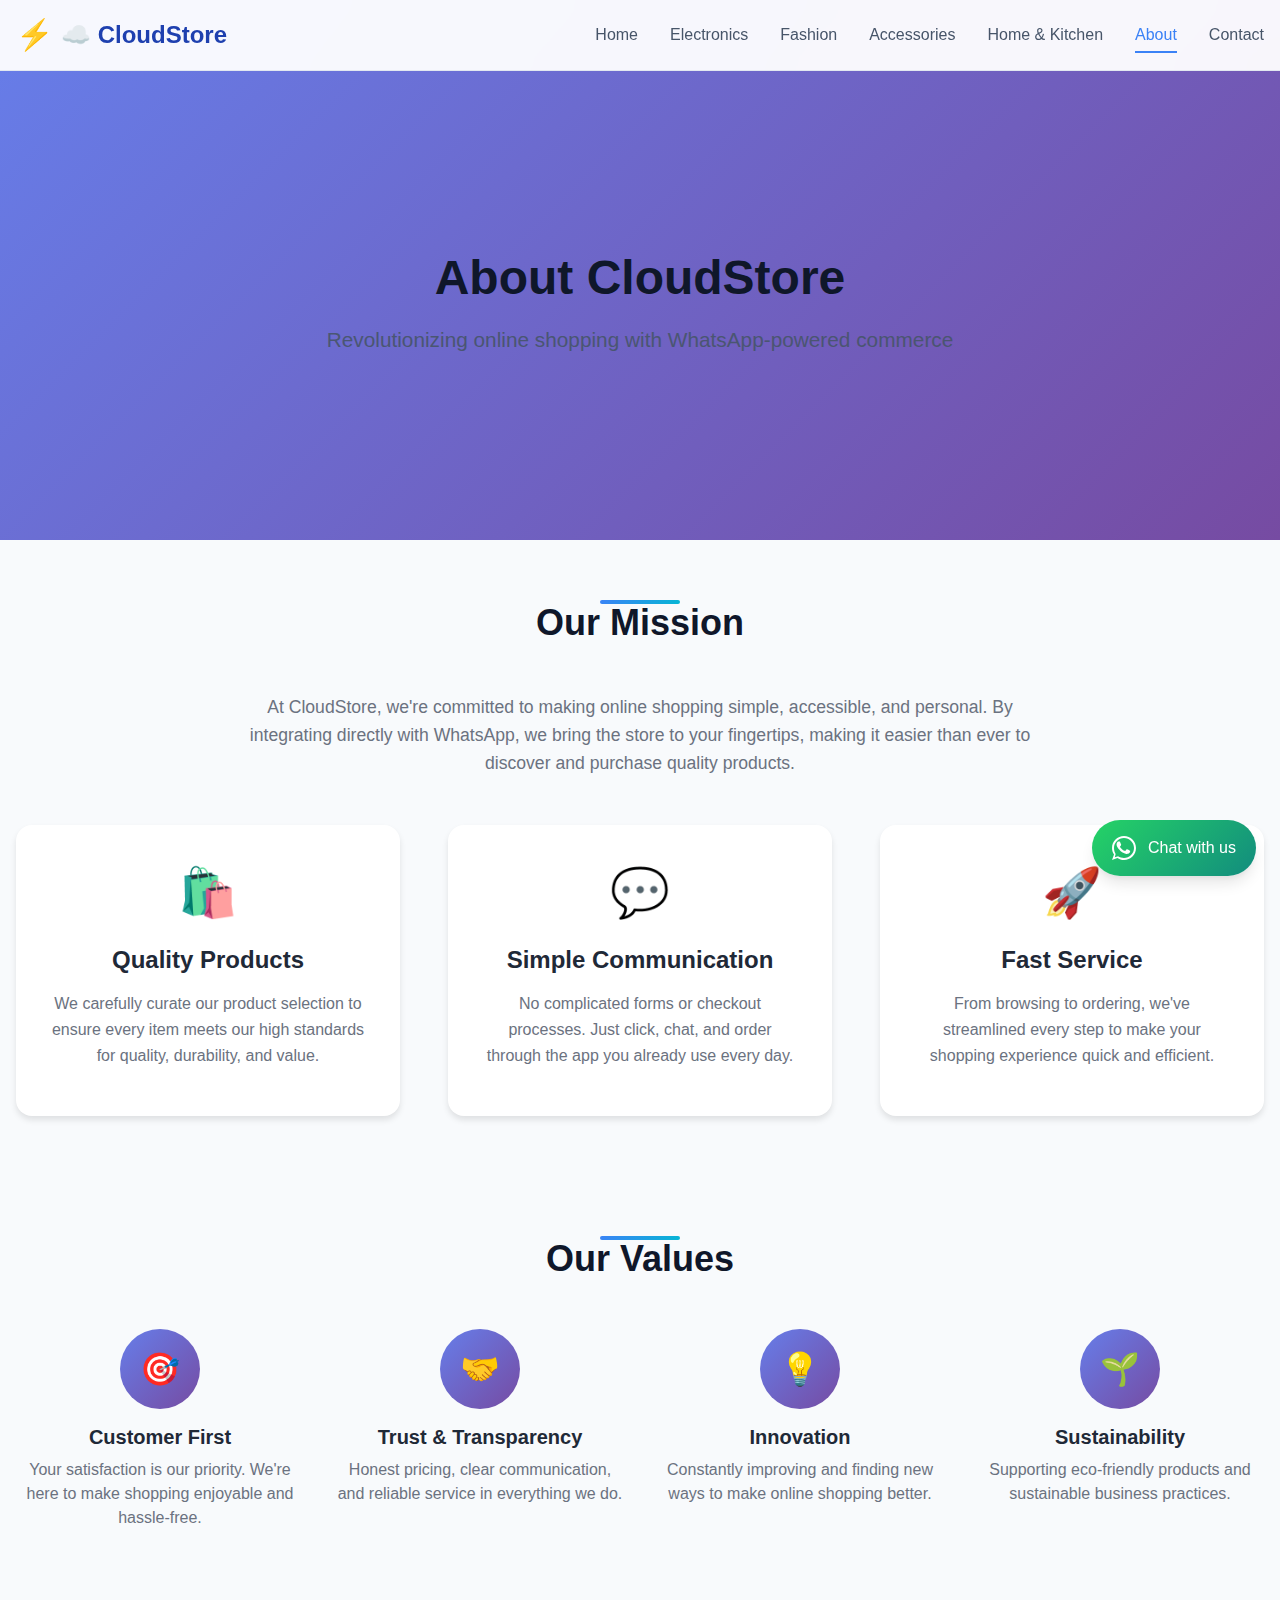
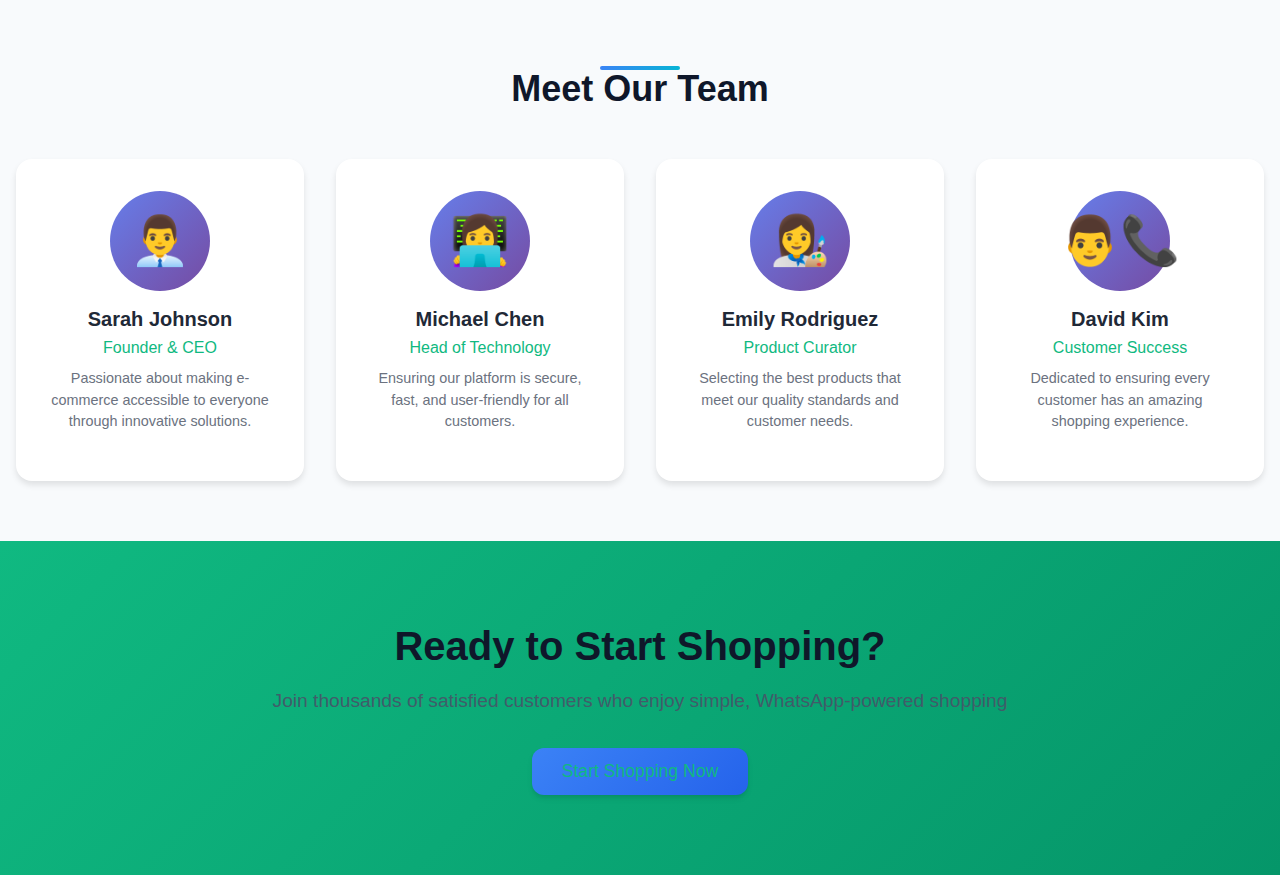
<file: cloudStore/about.html>
<!DOCTYPE html>
<html lang="en">
<head>
    <meta charset="UTF-8">
    <meta name="viewport" content="width=device-width, initial-scale=1.0">
    <meta name="description" content="About CloudStore - Learn about our mission to provide quality products with convenient WhatsApp ordering.">
    <meta name="keywords" content="about cloudstore, our mission, online shopping, whatsapp commerce">
    <meta name="author" content="CloudStore">
    <title>About Us - CloudStore</title>
    <link rel="stylesheet" href="styles.css">
    <link rel="icon" type="image/x-icon" href="favicon.ico">
    <style>
        .about-hero {
            background: linear-gradient(135deg, #667eea 0%, #764ba2 100%);
            min-height: 60vh;
            display: flex;
            align-items: center;
            padding-top: 80px;
            color: white;
        }

        .about-hero .container {
            text-align: center;
        }

        .about-title {
            font-size: 3rem;
            font-weight: 700;
            margin-bottom: 1rem;
            animation: slideInLeft 1s ease;
        }

        .about-subtitle {
            font-size: 1.3rem;
            opacity: 0.9;
            animation: slideInLeft 1s ease 0.2s;
            animation-fill-mode: both;
        }

        .about-content {
            padding: 80px 0;
        }

        .mission-section {
            background-color: #f8fafc;
            padding: 60px 0;
        }

        .mission-grid {
            display: grid;
            grid-template-columns: repeat(auto-fit, minmax(300px, 1fr));
            gap: 3rem;
            margin-top: 3rem;
        }

        .mission-card {
            text-align: center;
            padding: 2rem;
            background: white;
            border-radius: 16px;
            box-shadow: 0 4px 6px rgba(0, 0, 0, 0.1);
            transition: transform 0.3s ease;
        }

        .mission-card:hover {
            transform: translateY(-5px);
        }

        .mission-icon {
            font-size: 3rem;
            margin-bottom: 1rem;
        }

        .mission-title {
            font-size: 1.5rem;
            font-weight: 600;
            color: #1f2937;
            margin-bottom: 1rem;
        }

        .mission-description {
            color: #6b7280;
            line-height: 1.6;
        }

        .values-section {
            padding: 60px 0;
        }

        .values-grid {
            display: grid;
            grid-template-columns: repeat(auto-fit, minmax(250px, 1fr));
            gap: 2rem;
            margin-top: 3rem;
        }

        .value-item {
            text-align: center;
        }

        .value-icon {
            width: 80px;
            height: 80px;
            background: linear-gradient(135deg, #667eea 0%, #764ba2 100%);
            border-radius: 50%;
            display: flex;
            align-items: center;
            justify-content: center;
            margin: 0 auto 1rem;
            font-size: 2rem;
            color: white;
        }

        .value-title {
            font-size: 1.25rem;
            font-weight: 600;
            color: #1f2937;
            margin-bottom: 0.5rem;
        }

        .value-description {
            color: #6b7280;
            line-height: 1.5;
        }

        .team-section {
            background-color: #f8fafc;
            padding: 60px 0;
        }

        .team-grid {
            display: grid;
            grid-template-columns: repeat(auto-fit, minmax(250px, 1fr));
            gap: 2rem;
            margin-top: 3rem;
        }

        .team-member {
            text-align: center;
            background: white;
            padding: 2rem;
            border-radius: 16px;
            box-shadow: 0 4px 6px rgba(0, 0, 0, 0.1);
        }

        .team-avatar {
            width: 100px;
            height: 100px;
            border-radius: 50%;
            margin: 0 auto 1rem;
            background: linear-gradient(135deg, #667eea 0%, #764ba2 100%);
            display: flex;
            align-items: center;
            justify-content: center;
            font-size: 3rem;
            color: white;
        }

        .team-name {
            font-size: 1.25rem;
            font-weight: 600;
            color: #1f2937;
            margin-bottom: 0.25rem;
        }

        .team-role {
            color: #10b981;
            margin-bottom: 0.5rem;
        }

        .team-bio {
            color: #6b7280;
            font-size: 0.9rem;
            line-height: 1.5;
        }

        .cta-section {
            padding: 80px 0;
            text-align: center;
            background: linear-gradient(135deg, #10b981 0%, #059669 100%);
            color: white;
        }

        .cta-title {
            font-size: 2.5rem;
            font-weight: 700;
            margin-bottom: 1rem;
        }

        .cta-description {
            font-size: 1.2rem;
            margin-bottom: 2rem;
            opacity: 0.9;
        }

        @media (max-width: 768px) {
            .about-title {
                font-size: 2.5rem;
            }

            .about-subtitle {
                font-size: 1.1rem;
            }

            .mission-grid,
            .values-grid,
            .team-grid {
                grid-template-columns: 1fr;
            }

            .cta-title {
                font-size: 2rem;
            }
        }
    </style>
</head>
<body>
    <!-- Header Navigation -->
    <header class="header">
        <nav class="navbar">
            <div class="container">
                <div class="nav-brand">
                    <a href="index.html" class="logo-link">
                        <h1 class="logo">☁️ CloudStore</h1>
                    </a>
                </div>
                <ul class="nav-menu">
                    <li class="nav-item">
                        <a href="index.html" class="nav-link">Home</a>
                    </li>
                    <li class="nav-item">
                        <a href="index.html#electronics" class="nav-link">Electronics</a>
                    </li>
                    <li class="nav-item">
                        <a href="index.html#fashion" class="nav-link">Fashion</a>
                    </li>
                    <li class="nav-item">
                        <a href="index.html#accessories" class="nav-link">Accessories</a>
                    </li>
                    <li class="nav-item">
                        <a href="index.html#home-kitchen" class="nav-link">Home & Kitchen</a>
                    </li>
                    <li class="nav-item">
                        <a href="about.html" class="nav-link active">About</a>
                    </li>
                    <li class="nav-item">
                        <a href="contact.html" class="nav-link">Contact</a>
                    </li>
                </ul>
                <div class="hamburger">
                    <span class="bar"></span>
                    <span class="bar"></span>
                    <span class="bar"></span>
                </div>
            </div>
        </nav>
    </header>

    <!-- Main Content -->
    <main>
        <!-- About Hero Section -->
        <section class="about-hero">
            <div class="container">
                <h1 class="about-title">About CloudStore</h1>
                <p class="about-subtitle">Revolutionizing online shopping with WhatsApp-powered commerce</p>
            </div>
        </section>

        <!-- Mission Section -->
        <section class="mission-section">
            <div class="container">
                <h2 class="section-title">Our Mission</h2>
                <p style="text-align: center; max-width: 800px; margin: 0 auto 2rem; color: #6b7280; font-size: 1.1rem; line-height: 1.6;">
                    At CloudStore, we're committed to making online shopping simple, accessible, and personal. By integrating directly with WhatsApp, we bring the store to your fingertips, making it easier than ever to discover and purchase quality products.
                </p>
                <div class="mission-grid">
                    <div class="mission-card">
                        <div class="mission-icon">🛍️</div>
                        <h3 class="mission-title">Quality Products</h3>
                        <p class="mission-description">
                            We carefully curate our product selection to ensure every item meets our high standards for quality, durability, and value.
                        </p>
                    </div>
                    <div class="mission-card">
                        <div class="mission-icon">💬</div>
                        <h3 class="mission-title">Simple Communication</h3>
                        <p class="mission-description">
                            No complicated forms or checkout processes. Just click, chat, and order through the app you already use every day.
                        </p>
                    </div>
                    <div class="mission-card">
                        <div class="mission-icon">🚀</div>
                        <h3 class="mission-title">Fast Service</h3>
                        <p class="mission-description">
                            From browsing to ordering, we've streamlined every step to make your shopping experience quick and efficient.
                        </p>
                    </div>
                </div>
            </div>
        </section>

        <!-- Values Section -->
        <section class="values-section">
            <div class="container">
                <h2 class="section-title">Our Values</h2>
                <div class="values-grid">
                    <div class="value-item">
                        <div class="value-icon">🎯</div>
                        <h3 class="value-title">Customer First</h3>
                        <p class="value-description">
                            Your satisfaction is our priority. We're here to make shopping enjoyable and hassle-free.
                        </p>
                    </div>
                    <div class="value-item">
                        <div class="value-icon">🤝</div>
                        <h3 class="value-title">Trust & Transparency</h3>
                        <p class="value-description">
                            Honest pricing, clear communication, and reliable service in everything we do.
                        </p>
                    </div>
                    <div class="value-item">
                        <div class="value-icon">💡</div>
                        <h3 class="value-title">Innovation</h3>
                        <p class="value-description">
                            Constantly improving and finding new ways to make online shopping better.
                        </p>
                    </div>
                    <div class="value-item">
                        <div class="value-icon">🌱</div>
                        <h3 class="value-title">Sustainability</h3>
                        <p class="value-description">
                            Supporting eco-friendly products and sustainable business practices.
                        </p>
                    </div>
                </div>
            </div>
        </section>

        <!-- Team Section -->
        <section class="team-section">
            <div class="container">
                <h2 class="section-title">Meet Our Team</h2>
                <div class="team-grid">
                    <div class="team-member">
                        <div class="team-avatar">👨‍💼</div>
                        <h3 class="team-name">Sarah Johnson</h3>
                        <p class="team-role">Founder & CEO</p>
                        <p class="team-bio">
                            Passionate about making e-commerce accessible to everyone through innovative solutions.
                        </p>
                    </div>
                    <div class="team-member">
                        <div class="team-avatar">👩‍💻</div>
                        <h3 class="team-name">Michael Chen</h3>
                        <p class="team-role">Head of Technology</p>
                        <p class="team-bio">
                            Ensuring our platform is secure, fast, and user-friendly for all customers.
                        </p>
                    </div>
                    <div class="team-member">
                        <div class="team-avatar">👩‍🎨</div>
                        <h3 class="team-name">Emily Rodriguez</h3>
                        <p class="team-role">Product Curator</p>
                        <p class="team-bio">
                            Selecting the best products that meet our quality standards and customer needs.
                        </p>
                    </div>
                    <div class="team-member">
                        <div class="team-avatar">👨‍📞</div>
                        <h3 class="team-name">David Kim</h3>
                        <p class="team-role">Customer Success</p>
                        <p class="team-bio">
                            Dedicated to ensuring every customer has an amazing shopping experience.
                        </p>
                    </div>
                </div>
            </div>
        </section>

        <!-- CTA Section -->
        <section class="cta-section">
            <div class="container">
                <h2 class="cta-title">Ready to Start Shopping?</h2>
                <p class="cta-description">
                    Join thousands of satisfied customers who enjoy simple, WhatsApp-powered shopping
                </p>
                <a href="index.html" class="btn btn-primary" style="background-color: white; color: #10b981; font-size: 1.1rem; padding: 15px 30px;">
                    Start Shopping Now
                </a>
            </div>
        </section>
    </main>

    
    <!-- Floating WhatsApp Button -->
    <div class="floating-whatsapp">
        <a href="https://wa.me/+923157603693?text=Hi!%20I%20want%20to%20order%20this%20product." target="_blank" rel="noopener noreferrer" class="whatsapp-btn">
            <svg width="24" height="24" viewBox="0 0 24 24" fill="none" xmlns="http://www.w3.org/2000/svg">
                <path d="M17.472 14.382C17.139 14.215 15.535 13.425 15.229 13.305C14.923 13.185 14.692 13.125 14.461 13.458C14.23 13.791 13.599 14.525 13.394 14.756C13.189 14.987 12.985 15.012 12.652 14.845C12.319 14.678 11.255 14.344 9.999 13.227C9.009 12.349 8.334 11.262 8.13 10.929C7.925 10.596 8.109 10.406 8.276 10.239C8.426 10.089 8.609 9.839 8.776 9.634C8.943 9.429 9.003 9.277 9.123 9.046C9.243 8.815 9.183 8.61 9.103 8.443C9.023 8.276 8.374 6.672 8.09 6.006C7.814 5.358 7.534 5.445 7.324 5.435C7.125 5.426 6.894 5.424 6.663 5.424C6.432 5.424 6.051 5.506 5.733 5.839C5.415 6.172 4.568 6.962 4.568 8.566C4.568 10.17 5.759 11.721 5.926 11.952C6.093 12.183 8.361 15.637 11.785 17.041C12.565 17.369 13.17 17.565 13.641 17.715C14.423 17.962 15.136 17.93 15.702 17.848C16.332 17.756 17.639 17.063 17.923 16.297C18.207 15.531 18.207 14.883 18.127 14.756C18.047 14.629 17.805 14.549 17.472 14.382Z" fill="white"/>
                <path fill-rule="evenodd" clip-rule="evenodd" d="M12 0C5.373 0 0 5.373 0 12C0 14.444 0.739 16.722 2.016 18.603L0 24L5.397 21.984C7.278 23.261 9.556 24 12 24C18.627 24 24 18.627 24 12C24 5.373 18.627 0 12 0ZM12 22C9.845 22 7.801 21.416 6.041 20.373L2.815 21.185L3.627 17.959C2.584 16.199 2 14.155 2 12C2 6.486 6.486 2 12 2C17.514 2 22 6.486 22 12C22 17.514 17.514 22 12 22Z" fill="white"/>
            </svg>
            <span class="whatsapp-text">Chat with us</span>
        </a>
    </div>

    <script src="script.js"></script>
</body>
</html>
</file>
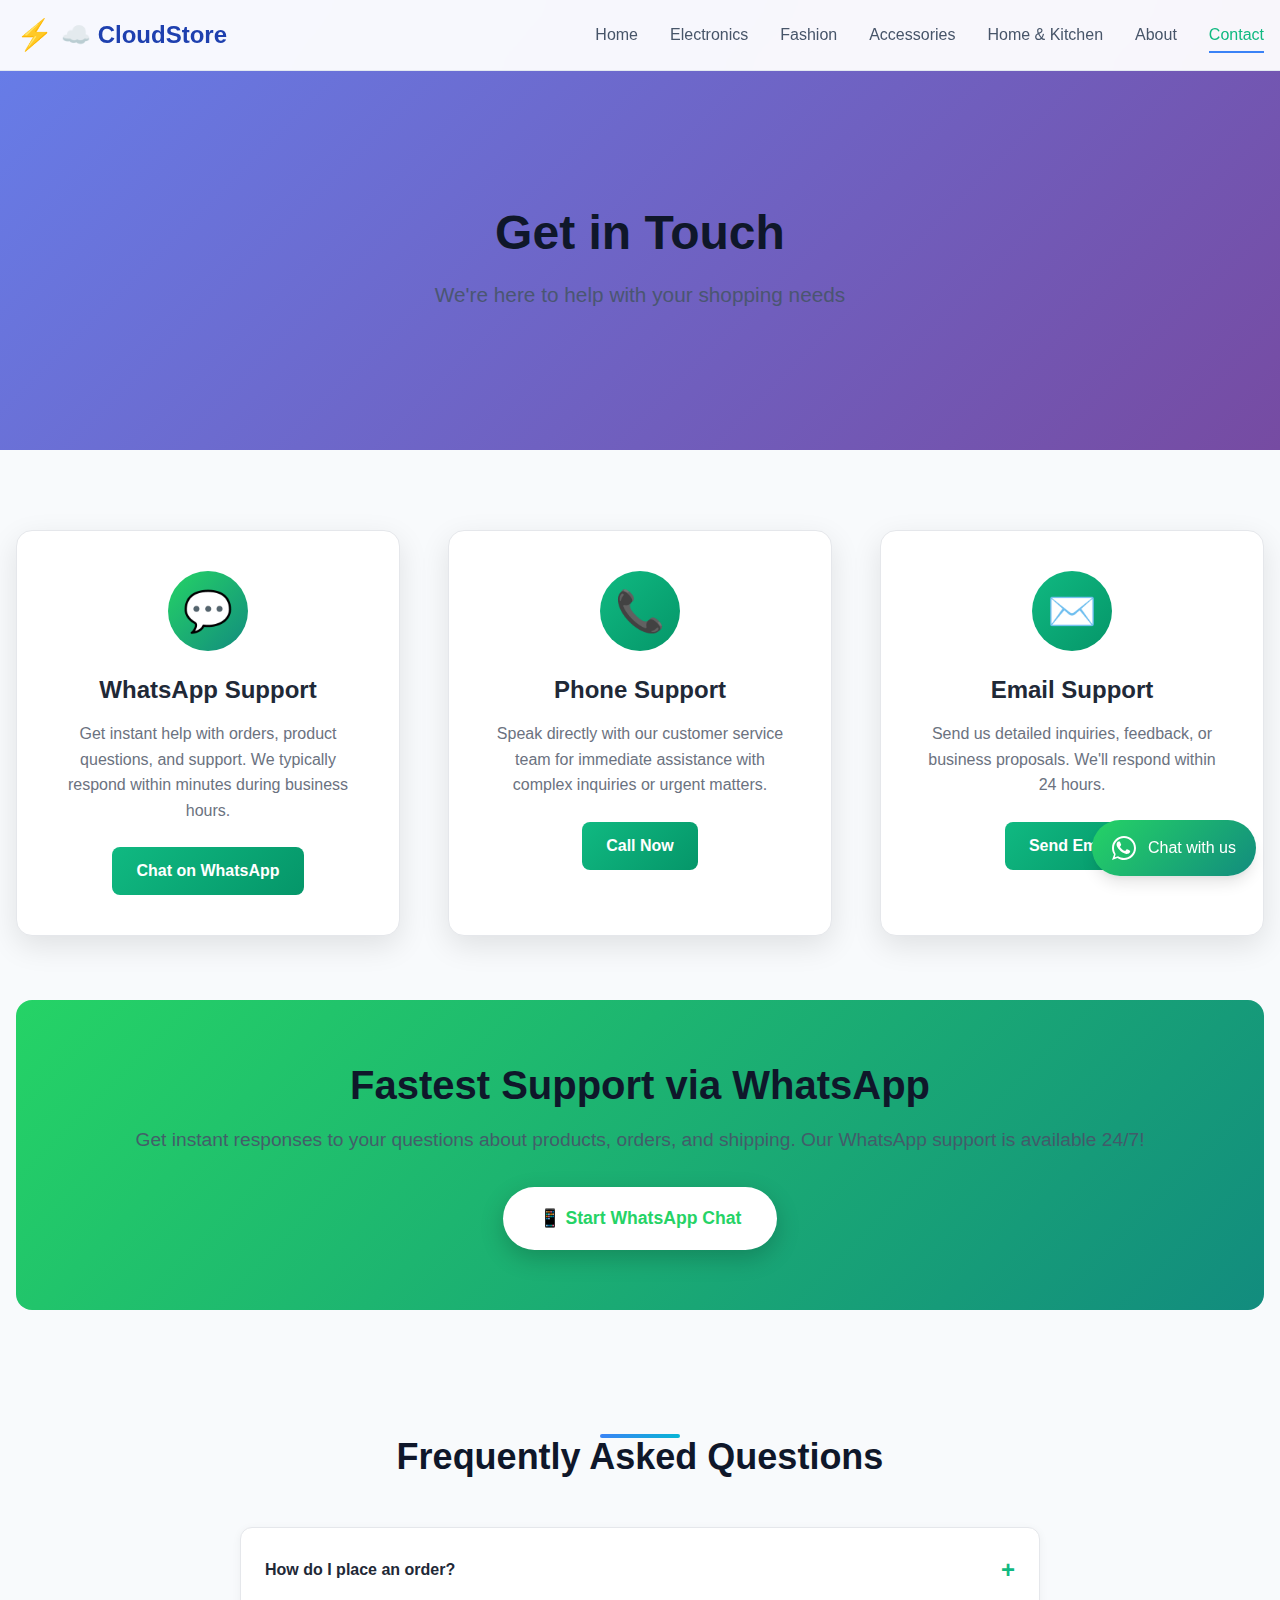
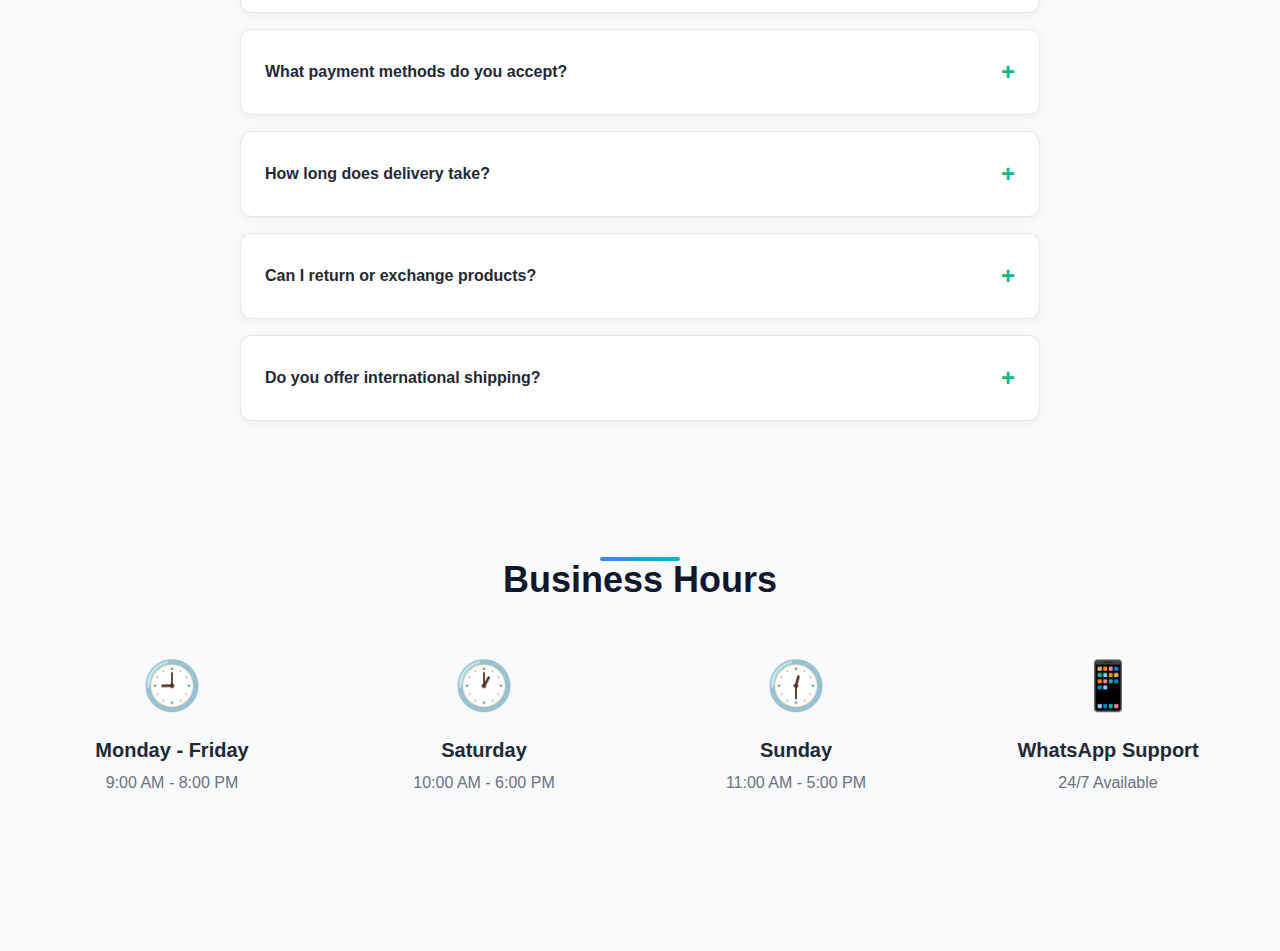
<file: cloudStore/contact.html>
<!DOCTYPE html>
<html lang="en">
<head>
    <meta charset="UTF-8">
    <meta name="viewport" content="width=device-width, initial-scale=1.0">
    <meta name="description" content="Contact CloudStore - Get in touch with us via WhatsApp, phone, or email. We're here to help with your shopping needs.">
    <meta name="keywords" content="contact cloudstore, customer support, whatsapp contact, help center">
    <meta name="author" content="CloudStore">
    <title>Contact Us - CloudStore</title>
    <link rel="stylesheet" href="styles.css">
    <link rel="icon" type="image/x-icon" href="favicon.ico">
    <style>
        .contact-hero {
            background: linear-gradient(135deg, #667eea 0%, #764ba2 100%);
            min-height: 50vh;
            display: flex;
            align-items: center;
            padding-top: 80px;
            color: white;
        }

        .contact-hero .container {
            text-align: center;
        }

        .contact-title {
            font-size: 3rem;
            font-weight: 700;
            margin-bottom: 1rem;
            animation: slideInLeft 1s ease;
        }

        .contact-subtitle {
            font-size: 1.3rem;
            opacity: 0.9;
            animation: slideInLeft 1s ease 0.2s;
            animation-fill-mode: both;
        }

        .contact-content {
            padding: 80px 0;
        }

        .contact-grid {
            display: grid;
            grid-template-columns: repeat(auto-fit, minmax(300px, 1fr));
            gap: 3rem;
            margin-bottom: 4rem;
        }

        .contact-card {
            background: white;
            padding: 2.5rem;
            border-radius: 16px;
            box-shadow: 0 10px 30px rgba(0, 0, 0, 0.1);
            text-align: center;
            transition: all 0.3s ease;
            border: 1px solid #e5e7eb;
        }

        .contact-card:hover {
            transform: translateY(-5px);
            box-shadow: 0 15px 40px rgba(0, 0, 0, 0.15);
        }

        .contact-icon {
            width: 80px;
            height: 80px;
            background: linear-gradient(135deg, #10b981 0%, #059669 100%);
            border-radius: 50%;
            display: flex;
            align-items: center;
            justify-content: center;
            margin: 0 auto 1.5rem;
            font-size: 2.5rem;
            color: white;
        }

        .contact-card h3 {
            font-size: 1.5rem;
            font-weight: 600;
            color: #1f2937;
            margin-bottom: 1rem;
        }

        .contact-card p {
            color: #6b7280;
            line-height: 1.6;
            margin-bottom: 1.5rem;
        }

        .contact-btn {
            display: inline-block;
            padding: 12px 24px;
            background: linear-gradient(135deg, #10b981 0%, #059669 100%);
            color: white;
            text-decoration: none;
            border-radius: 8px;
            font-weight: 600;
            transition: all 0.3s ease;
        }

        .contact-btn:hover {
            transform: translateY(-2px);
            box-shadow: 0 6px 20px rgba(16, 185, 129, 0.4);
        }

        .whatsapp-section {
            background: linear-gradient(135deg, #25d366 0%, #128c7e 100%);
            padding: 60px 0;
            color: white;
            text-align: center;
            border-radius: 16px;
            margin: 4rem 0;
        }

        .whatsapp-section h2 {
            font-size: 2.5rem;
            font-weight: 700;
            margin-bottom: 1rem;
        }

        .whatsapp-section p {
            font-size: 1.2rem;
            margin-bottom: 2rem;
            opacity: 0.9;
        }

        .whatsapp-btn-large {
            display: inline-block;
            padding: 18px 36px;
            background-color: white;
            color: #25d366;
            text-decoration: none;
            border-radius: 50px;
            font-weight: 700;
            font-size: 1.1rem;
            transition: all 0.3s ease;
            box-shadow: 0 8px 25px rgba(0, 0, 0, 0.2);
        }

        .whatsapp-btn-large:hover {
            transform: translateY(-3px);
            box-shadow: 0 12px 30px rgba(0, 0, 0, 0.3);
        }

        .faq-section {
            padding: 60px 0;
            background-color: #f8fafc;
        }

        .faq-container {
            max-width: 800px;
            margin: 0 auto;
        }

        .faq-item {
            background: white;
            margin-bottom: 1rem;
            border-radius: 12px;
            overflow: hidden;
            box-shadow: 0 2px 10px rgba(0, 0, 0, 0.05);
            border: 1px solid #e5e7eb;
        }

        .faq-question {
            padding: 1.5rem;
            font-weight: 600;
            color: #1f2937;
            cursor: pointer;
            display: flex;
            justify-content: space-between;
            align-items: center;
            transition: background-color 0.3s ease;
        }

        .faq-question:hover {
            background-color: #f9fafb;
        }

        .faq-question::after {
            content: '+';
            font-size: 1.5rem;
            color: #10b981;
            transition: transform 0.3s ease;
        }

        .faq-question.active::after {
            transform: rotate(45deg);
        }

        .faq-answer {
            padding: 0 1.5rem;
            max-height: 0;
            overflow: hidden;
            transition: all 0.3s ease;
            color: #6b7280;
            line-height: 1.6;
        }

        .faq-answer.active {
            padding: 0 1.5rem 1.5rem;
            max-height: 300px;
        }

        .info-section {
            padding: 60px 0;
        }

        .info-grid {
            display: grid;
            grid-template-columns: repeat(auto-fit, minmax(250px, 1fr));
            gap: 2rem;
            margin-top: 3rem;
        }

        .info-item {
            text-align: center;
        }

        .info-icon {
            font-size: 3rem;
            margin-bottom: 1rem;
        }

        .info-title {
            font-size: 1.25rem;
            font-weight: 600;
            color: #1f2937;
            margin-bottom: 0.5rem;
        }

        .info-description {
            color: #6b7280;
            line-height: 1.5;
        }

        @media (max-width: 768px) {
            .contact-title {
                font-size: 2.5rem;
            }

            .contact-subtitle {
                font-size: 1.1rem;
            }

            .contact-grid {
                grid-template-columns: 1fr;
                gap: 2rem;
            }

            .whatsapp-section h2 {
                font-size: 2rem;
            }

            .faq-container {
                padding: 0 1rem;
            }

            .info-grid {
                grid-template-columns: 1fr;
            }
        }

        .logo-link {
            text-decoration: none;
        }

        .nav-link.active {
            color: #10b981;
        }

        .contact-whatsapp-icon {
            background: linear-gradient(135deg, #25d366 0%, #128c7e 100%);
        }
    </style>
</head>
<body>
    <!-- Header Navigation -->
    <header class="header">
        <nav class="navbar">
            <div class="container">
                <div class="nav-brand">
                    <a href="index.html" class="logo-link">
                        <h1 class="logo">☁️ CloudStore</h1>
                    </a>
                </div>
                <ul class="nav-menu">
                    <li class="nav-item">
                        <a href="index.html" class="nav-link">Home</a>
                    </li>
                    <li class="nav-item">
                        <a href="index.html#electronics" class="nav-link">Electronics</a>
                    </li>
                    <li class="nav-item">
                        <a href="index.html#fashion" class="nav-link">Fashion</a>
                    </li>
                    <li class="nav-item">
                        <a href="index.html#accessories" class="nav-link">Accessories</a>
                    </li>
                    <li class="nav-item">
                        <a href="index.html#home-kitchen" class="nav-link">Home & Kitchen</a>
                    </li>
                    <li class="nav-item">
                        <a href="about.html" class="nav-link">About</a>
                    </li>
                    <li class="nav-item">
                        <a href="contact.html" class="nav-link active">Contact</a>
                    </li>
                </ul>
                <div class="hamburger">
                    <span class="bar"></span>
                    <span class="bar"></span>
                    <span class="bar"></span>
                </div>
            </div>
        </nav>
    </header>

    <!-- Main Content -->
    <main>
        <!-- Contact Hero Section -->
        <section class="contact-hero">
            <div class="container">
                <h1 class="contact-title">Get in Touch</h1>
                <p class="contact-subtitle">We're here to help with your shopping needs</p>
            </div>
        </section>

        <!-- Contact Methods Section -->
        <section class="contact-content">
            <div class="container">
                <div class="contact-grid">
                    <div class="contact-card">
                        <div class="contact-icon contact-whatsapp-icon">💬</div>
                        <h3>WhatsApp Support</h3>
                        <p>
                            Get instant help with orders, product questions, and support.
                            We typically respond within minutes during business hours.
                        </p>
                        <a href="https://wa.me/+923157603693?text=Hi!%20I%20need%20help%20with%20my%20order"
                           target="_blank"
                           rel="noopener noreferrer"
                           class="contact-btn">
                            Chat on WhatsApp
                        </a>
                    </div>

                    <div class="contact-card">
                        <div class="contact-icon">📞</div>
                        <h3>Phone Support</h3>
                        <p>
                            Speak directly with our customer service team for immediate assistance
                            with complex inquiries or urgent matters.
                        </p>
                        <a href="tel:+923157603693" class="contact-btn">
                            Call Now
                        </a>
                    </div>

                    <div class="contact-card">
                        <div class="contact-icon">✉️</div>
                        <h3>Email Support</h3>
                        <p>
                            Send us detailed inquiries, feedback, or business proposals.
                            We'll respond within 24 hours.
                        </p>
                        <a href="mailto:support@cloudstore.com" class="contact-btn">
                            Send Email
                        </a>
                    </div>
                </div>

                <!-- WhatsApp CTA Section -->
                <div class="whatsapp-section">
                    <h2>Fastest Support via WhatsApp</h2>
                    <p>
                        Get instant responses to your questions about products, orders, and shipping.
                        Our WhatsApp support is available 24/7!
                    </p>
                    <a href="https://wa.me/+923157603693?text=Hi!%20I%20want%20to%20order%20this%20product."
                       target="_blank"
                       rel="noopener noreferrer"
                       class="whatsapp-btn-large">
                        📱 Start WhatsApp Chat
                    </a>
                </div>

                <!-- FAQ Section -->
                <div class="faq-section">
                    <div class="container">
                        <h2 class="section-title">Frequently Asked Questions</h2>
                        <div class="faq-container">
                            <div class="faq-item">
                                <div class="faq-question" onclick="toggleFAQ(this)">
                                    How do I place an order?
                                </div>
                                <div class="faq-answer">
                                    Placing an order is simple! Browse our products, click "Order on WhatsApp"
                                    for any item you like, and it will open WhatsApp with a pre-filled message.
                                    Just send the message and our team will assist you with the ordering process.
                                </div>
                            </div>

                            <div class="faq-item">
                                <div class="faq-question" onclick="toggleFAQ(this)">
                                    What payment methods do you accept?
                                </div>
                                <div class="faq-answer">
                                    We accept various payment methods including bank transfers, credit/debit cards,
                                    and digital payment apps. Our team will provide you with all available payment
                                    options when you place your order via WhatsApp.
                                </div>
                            </div>

                            <div class="faq-item">
                                <div class="faq-question" onclick="toggleFAQ(this)">
                                    How long does delivery take?
                                </div>
                                <div class="faq-answer">
                                    Delivery times vary based on your location and product availability.
                                    Typically, orders are delivered within 3-7 business days.
                                    You'll receive tracking information once your order is shipped.
                                </div>
                            </div>

                            <div class="faq-item">
                                <div class="faq-question" onclick="toggleFAQ(this)">
                                    Can I return or exchange products?
                                </div>
                                <div class="faq-answer">
                                    Yes, we offer a 7-day return policy for most products.
                                    Items must be unused and in original packaging.
                                    Contact us via WhatsApp to initiate a return or exchange.
                                </div>
                            </div>

                            <div class="faq-item">
                                <div class="faq-question" onclick="toggleFAQ(this)">
                                    Do you offer international shipping?
                                </div>
                                <div class="faq-answer">
                                    Currently, we serve customers within the country.
                                    However, we're working on expanding our international shipping options.
                                    Contact us to inquire about shipping to your specific location.
                                </div>
                            </div>
                        </div>
                    </div>
                </div>

                <!-- Business Hours Section -->
                <div class="info-section">
                    <div class="container">
                        <h2 class="section-title">Business Hours</h2>
                        <div class="info-grid">
                            <div class="info-item">
                                <div class="info-icon">🕘</div>
                                <h3 class="info-title">Monday - Friday</h3>
                                <p class="info-description">9:00 AM - 8:00 PM</p>
                            </div>
                            <div class="info-item">
                                <div class="info-icon">🕐</div>
                                <h3 class="info-title">Saturday</h3>
                                <p class="info-description">10:00 AM - 6:00 PM</p>
                            </div>
                            <div class="info-item">
                                <div class="info-icon">🕧</div>
                                <h3 class="info-title">Sunday</h3>
                                <p class="info-description">11:00 AM - 5:00 PM</p>
                            </div>
                            <div class="info-item">
                                <div class="info-icon">📱</div>
                                <h3 class="info-title">WhatsApp Support</h3>
                                <p class="info-description">24/7 Available</p>
                            </div>
                        </div>
                    </div>
                </div>
            </div>
        </section>
    </main>

    
    <!-- Floating WhatsApp Button -->
    <div class="floating-whatsapp">
        <a href="https://wa.me/+923157603693?text=Hi!%20I%20want%20to%20order%20this%20product." target="_blank" rel="noopener noreferrer" class="whatsapp-btn">
            <svg width="24" height="24" viewBox="0 0 24 24" fill="none" xmlns="http://www.w3.org/2000/svg">
                <path d="M17.472 14.382C17.139 14.215 15.535 13.425 15.229 13.305C14.923 13.185 14.692 13.125 14.461 13.458C14.23 13.791 13.599 14.525 13.394 14.756C13.189 14.987 12.985 15.012 12.652 14.845C12.319 14.678 11.255 14.344 9.999 13.227C9.009 12.349 8.334 11.262 8.13 10.929C7.925 10.596 8.109 10.406 8.276 10.239C8.426 10.089 8.609 9.839 8.776 9.634C8.943 9.429 9.003 9.277 9.123 9.046C9.243 8.815 9.183 8.61 9.103 8.443C9.023 8.276 8.374 6.672 8.09 6.006C7.814 5.358 7.534 5.445 7.324 5.435C7.125 5.426 6.894 5.424 6.663 5.424C6.432 5.424 6.051 5.506 5.733 5.839C5.415 6.172 4.568 6.962 4.568 8.566C4.568 10.17 5.759 11.721 5.926 11.952C6.093 12.183 8.361 15.637 11.785 17.041C12.565 17.369 13.17 17.565 13.641 17.715C14.423 17.962 15.136 17.93 15.702 17.848C16.332 17.756 17.639 17.063 17.923 16.297C18.207 15.531 18.207 14.883 18.127 14.756C18.047 14.629 17.805 14.549 17.472 14.382Z" fill="white"/>
                <path fill-rule="evenodd" clip-rule="evenodd" d="M12 0C5.373 0 0 5.373 0 12C0 14.444 0.739 16.722 2.016 18.603L0 24L5.397 21.984C7.278 23.261 9.556 24 12 24C18.627 24 24 18.627 24 12C24 5.373 18.627 0 12 0ZM12 22C9.845 22 7.801 21.416 6.041 20.373L2.815 21.185L3.627 17.959C2.584 16.199 2 14.155 2 12C2 6.486 6.486 2 12 2C17.514 2 22 6.486 22 12C22 17.514 17.514 22 12 22Z" fill="white"/>
            </svg>
            <span class="whatsapp-text">Chat with us</span>
        </a>
    </div>

    <script src="script.js"></script>
    <script>
        // FAQ Toggle Function
        function toggleFAQ(element) {
            const answer = element.nextElementSibling;
            const allQuestions = document.querySelectorAll('.faq-question');
            const allAnswers = document.querySelectorAll('.faq-answer');

            // Close all other FAQs
            allQuestions.forEach(q => {
                if (q !== element) {
                    q.classList.remove('active');
                }
            });

            allAnswers.forEach(a => {
                if (a !== answer) {
                    a.classList.remove('active');
                }
            });

            // Toggle current FAQ
            element.classList.toggle('active');
            answer.classList.toggle('active');
        }

        // Track contact page events
        document.addEventListener('DOMContentLoaded', () => {
            // Track WhatsApp button clicks
            document.querySelectorAll('a[href^="https://wa.me"]').forEach(link => {
                link.addEventListener('click', function() {
                    const href = this.getAttribute('href');
                    const isMainButton = this.classList.contains('whatsapp-btn-large');

                    if (isMainButton) {
                        trackEvent('contact_whatsapp_main_click');
                    } else {
                        trackEvent('contact_whatsapp_card_click');
                    }
                });
            });

            // Track phone calls
            document.querySelectorAll('a[href^="tel:"]').forEach(link => {
                link.addEventListener('click', () => {
                    trackEvent('contact_phone_click');
                });
            });

            // Track emails
            document.querySelectorAll('a[href^="mailto:"]').forEach(link => {
                link.addEventListener('click', () => {
                    trackEvent('contact_email_click');
                });
            });

            // Track FAQ interactions
            document.querySelectorAll('.faq-question').forEach(question => {
                question.addEventListener('click', function() {
                    const questionText = this.textContent.trim();
                    trackEvent('faq_toggle', {
                        question: questionText
                    });
                });
            });

            console.log('Contact page loaded successfully!');
        });
    </script>
</body>
</html>
</file>
<file: cloudStore/styles.css>
/*
CloudStore - Professional E-commerce Design
Modern, clean, and professional styling system
*/

/* CSS Custom Properties (Design System) */
:root {
  /* Colors - Professional Blue & Light Palette */
  --primary-color: #1e40af;
  --primary-light: #2563eb;
  --primary-dark: #1e3a8a;

  --secondary-color: #3b82f6;
  --secondary-light: #60a5fa;
  --secondary-dark: #2563eb;

  --accent-color: #06b6d4;
  --accent-light: #22d3ee;
  --accent-dark: #0891b2;

  --neutral-50: #f8fafc;
  --neutral-100: #f1f5f9;
  --neutral-200: #e2e8f0;
  --neutral-300: #cbd5e1;
  --neutral-400: #94a3b8;
  --neutral-500: #64748b;
  --neutral-600: #475569;
  --neutral-700: #334155;
  --neutral-800: #1e293b;
  --neutral-900: #0f172a;

  --success-color: #10b981;
  --warning-color: #f59e0b;
  --error-color: #ef4444;
  --info-color: #3b82f6;

  --whatsapp-color: #25d366;
  --whatsapp-dark: #128c7e;

  /* Typography */
  --font-family-primary: 'Inter', -apple-system, BlinkMacSystemFont, 'Segoe UI', Roboto, 'Helvetica Neue', Arial, sans-serif;
  --font-family-secondary: 'Poppins', -apple-system, BlinkMacSystemFont, 'Segoe UI', Roboto, 'Helvetica Neue', Arial, sans-serif;

  --font-size-xs: 0.75rem;
  --font-size-sm: 0.875rem;
  --font-size-base: 1rem;
  --font-size-lg: 1.125rem;
  --font-size-xl: 1.25rem;
  --font-size-2xl: 1.5rem;
  --font-size-3xl: 1.875rem;
  --font-size-4xl: 2.25rem;
  --font-size-5xl: 3rem;
  --font-size-6xl: 3.75rem;

  --font-weight-light: 300;
  --font-weight-normal: 400;
  --font-weight-medium: 500;
  --font-weight-semibold: 600;
  --font-weight-bold: 700;
  --font-weight-extrabold: 800;

  --line-height-tight: 1.25;
  --line-height-normal: 1.5;
  --line-height-relaxed: 1.75;

  /* Spacing */
  --space-1: 0.25rem;
  --space-2: 0.5rem;
  --space-3: 0.75rem;
  --space-4: 1rem;
  --space-5: 1.25rem;
  --space-6: 1.5rem;
  --space-8: 2rem;
  --space-10: 2.5rem;
  --space-12: 3rem;
  --space-16: 4rem;
  --space-20: 5rem;
  --space-24: 6rem;

  /* Border Radius */
  --radius-sm: 0.25rem;
  --radius-md: 0.5rem;
  --radius-lg: 0.75rem;
  --radius-xl: 1rem;
  --radius-2xl: 1.5rem;
  --radius-3xl: 2rem;
  --radius-full: 9999px;

  /* Shadows */
  --shadow-sm: 0 1px 2px 0 rgba(0, 0, 0, 0.05);
  --shadow-md: 0 4px 6px -1px rgba(0, 0, 0, 0.1), 0 2px 4px -1px rgba(0, 0, 0, 0.06);
  --shadow-lg: 0 10px 15px -3px rgba(0, 0, 0, 0.1), 0 4px 6px -2px rgba(0, 0, 0, 0.05);
  --shadow-xl: 0 20px 25px -5px rgba(0, 0, 0, 0.1), 0 10px 10px -5px rgba(0, 0, 0, 0.04);
  --shadow-2xl: 0 25px 50px -12px rgba(0, 0, 0, 0.25);
  --shadow-inner: inset 0 2px 4px 0 rgba(0, 0, 0, 0.06);

  /* Transitions */
  --transition-fast: 0.15s ease;
  --transition-normal: 0.3s ease;
  --transition-slow: 0.5s ease;

  /* Container */
  --container-max-width: 1280px;
  --container-padding: 1rem;
}

/* Reset and Base Styles */
* {
  margin: 0;
  padding: 0;
  box-sizing: border-box;
}

html {
  scroll-behavior: smooth;
  font-size: 16px;
}

body {
  font-family: var(--font-family-primary);
  font-weight: var(--font-weight-normal);
  line-height: var(--line-height-normal);
  color: var(--neutral-700);
  background-color: var(--neutral-50);
  -webkit-font-smoothing: antialiased;
  -moz-osx-font-smoothing: grayscale;
}

/* Container */
.container {
  width: 100%;
  max-width: var(--container-max-width);
  margin: 0 auto;
  padding: 0 var(--container-padding);
}

/* Typography */
h1, h2, h3, h4, h5, h6 {
  font-family: var(--font-family-secondary);
  font-weight: var(--font-weight-bold);
  line-height: var(--line-height-tight);
  color: var(--neutral-900);
}

h1 { font-size: var(--font-size-5xl); }
h2 { font-size: var(--font-size-4xl); }
h3 { font-size: var(--font-size-3xl); }
h4 { font-size: var(--font-size-2xl); }
h5 { font-size: var(--font-size-xl); }
h6 { font-size: var(--font-size-lg); }

p {
  margin-bottom: var(--space-4);
  color: var(--neutral-600);
}

a {
  color: var(--secondary-color);
  text-decoration: none;
  transition: color var(--transition-fast);
}

a:hover {
  color: var(--secondary-dark);
}

/* Buttons */
.btn {
  display: inline-flex;
  align-items: center;
  justify-content: center;
  padding: var(--space-3) var(--space-6);
  font-family: var(--font-family-primary);
  font-size: var(--font-size-base);
  font-weight: var(--font-weight-medium);
  line-height: 1;
  border: none;
  border-radius: var(--radius-lg);
  cursor: pointer;
  transition: all var(--transition-fast);
  text-decoration: none;
  user-select: none;
}

.btn:focus {
  outline: 2px solid var(--accent-color);
  outline-offset: 2px;
}

.btn:disabled {
  opacity: 0.5;
  cursor: not-allowed;
}

/* Button Variants */
.btn-primary {
  background: linear-gradient(135deg, var(--secondary-color) 0%, var(--secondary-dark) 100%);
  color: white;
  box-shadow: var(--shadow-md);
}

.btn-primary:hover {
  transform: translateY(-2px);
  box-shadow: var(--shadow-lg);
  background: linear-gradient(135deg, var(--secondary-light) 0%, var(--secondary-color) 100%);
}

.btn-secondary {
  background: var(--neutral-100);
  color: var(--neutral-700);
  border: 1px solid var(--neutral-200);
}

.btn-secondary:hover {
  background: var(--neutral-200);
  color: var(--neutral-800);
  transform: translateY(-1px);
}

.btn-whatsapp {
  background: linear-gradient(135deg, var(--whatsapp-color) 0%, var(--whatsapp-dark) 100%);
  color: white;
  box-shadow: var(--shadow-md);
  width: 100%;
}

.btn-whatsapp:hover {
  transform: translateY(-2px);
  box-shadow: var(--shadow-lg);
  background: linear-gradient(135deg, #34d585 0%, var(--whatsapp-color) 100%);
}

.btn-large {
  padding: var(--space-4) var(--space-8);
  font-size: var(--font-size-lg);
  border-radius: var(--radius-xl);
}

/* Header and Navigation */
.header {
  position: fixed;
  top: 0;
  left: 0;
  right: 0;
  z-index: 1000;
  background: rgba(255, 255, 255, 0.95);
  backdrop-filter: blur(20px);
  border-bottom: 1px solid var(--neutral-200);
  transition: all var(--transition-normal);
}

.navbar {
  padding: var(--space-4) 0;
}

.navbar .container {
  display: flex;
  justify-content: space-between;
  align-items: center;
}

.nav-brand .logo {
  font-size: var(--font-size-2xl);
  font-weight: var(--font-weight-extrabold);
  color: var(--primary-color);
  text-decoration: none;
  display: flex;
  align-items: center;
  gap: var(--space-2);
}

.nav-brand .logo::before {
  content: '⚡';
  font-size: var(--font-size-3xl);
}

.nav-menu {
  display: flex;
  list-style: none;
  gap: var(--space-8);
}

.nav-link {
  position: relative;
  color: var(--neutral-600);
  font-weight: var(--font-weight-medium);
  font-size: var(--font-size-base);
  padding: var(--space-2) 0;
  transition: color var(--transition-fast);
}

.nav-link:hover,
.nav-link.active {
  color: var(--secondary-color);
}

.nav-link::after {
  content: '';
  position: absolute;
  bottom: -2px;
  left: 0;
  width: 0;
  height: 2px;
  background: var(--secondary-color);
  transition: width var(--transition-fast);
}

.nav-link:hover::after,
.nav-link.active::after {
  width: 100%;
}

.hamburger {
  display: none;
  flex-direction: column;
  gap: var(--space-1);
  cursor: pointer;
  padding: var(--space-2);
  z-index: 1001;
  position: relative;
}

.bar {
  width: 24px;
  height: 3px;
  background: var(--neutral-700);
  border-radius: var(--radius-full);
  transition: all var(--transition-normal);
}

.hamburger.active .bar:nth-child(1) {
  transform: rotate(45deg) translate(5px, 5px);
}

.hamburger.active .bar:nth-child(2) {
  opacity: 0;
}

.hamburger.active .bar:nth-child(3) {
  transform: rotate(-45deg) translate(7px, -6px);
}

/* Hero Section */
.hero {
  background: linear-gradient(135deg, var(--primary-color) 0%, var(--primary-light) 50%, var(--accent-color) 100%);
  min-height: 100vh;
  display: flex;
  align-items: center;
  padding-top: 80px;
  color: white;
  position: relative;
  overflow: hidden;
}

.hero::before {
  content: '';
  position: absolute;
  top: 0;
  left: 0;
  right: 0;
  bottom: 0;
  background: url('data:image/svg+xml,<svg xmlns="http://www.w3.org/2000/svg" viewBox="0 0 1440 320"><path fill="%23ffffff" fill-opacity="0.03" d="M0,96L48,112C96,128,192,160,288,160C384,160,480,128,576,122.7C672,117,768,139,864,133.3C960,128,1056,96,1152,96C1248,96,1344,128,1392,144L1440,160L1440,320L1392,320C1344,320,1248,320,1152,320C1056,320,960,320,864,320C768,320,672,320,576,320C480,320,384,320,288,320C192,320,96,320,48,320L0,320Z"></path></svg>') no-repeat bottom;
  background-size: cover;
}

.hero .container {
  display: grid;
  grid-template-columns: 1fr 1fr;
  gap: var(--space-16);
  align-items: center;
  position: relative;
  z-index: 1;
}

.hero h1 {
  color: white;
}

.hero-title {
  font-size: var(--font-size-6xl);
  font-weight: var(--font-weight-extrabold);
  margin-bottom: var(--space-6);
  line-height: 1.1;
  color: white;
  animation: slideInLeft 1s ease;
}

.hero-subtitle {
  font-size: var(--font-size-xl);
  margin-bottom: var(--space-8);
  opacity: 0.9;
  font-weight: var(--font-weight-normal);
  color: white;
  animation: slideInLeft 1s ease 0.2s;
  animation-fill-mode: both;
}

.hero-actions {
  display: flex;
  gap: var(--space-4);
  animation: slideInLeft 1s ease 0.4s;
  animation-fill-mode: both;
}

.hero-image {
  display: flex;
  justify-content: center;
  align-items: center;
  position: relative;
}

.floating-icons {
  position: relative;
  width: 400px;
  height: 400px;
}

.icon {
  position: absolute;
  font-size: 4rem;
  background: rgba(255, 255, 255, 0.15);
  backdrop-filter: blur(10px);
  border-radius: var(--radius-2xl);
  padding: var(--space-4);
  animation: float 6s ease-in-out infinite;
  border: 1px solid rgba(255, 255, 255, 0.3);
}

.icon:nth-child(1) {
  top: 0;
  left: 50%;
  transform: translateX(-50%);
  animation-delay: 0s;
}

.icon:nth-child(2) {
  top: 50%;
  right: 0;
  transform: translateY(-50%);
  animation-delay: 1.5s;
}

.icon:nth-child(3) {
  bottom: 0;
  left: 50%;
  transform: translateX(-50%);
  animation-delay: 3s;
}

.icon:nth-child(4) {
  top: 50%;
  left: 0;
  transform: translateY(-50%);
  animation-delay: 4.5s;
}

/* Sections */
.section-padding {
  padding: var(--space-20) 0;
}

.section-title {
  text-align: center;
  font-size: var(--font-size-4xl);
  font-weight: var(--font-weight-extrabold);
  color: var(--neutral-900);
  margin-bottom: var(--space-12);
  position: relative;
}

.section-title::after {
  content: '';
  position: absolute;
  bottom: -var(--space-4);
  left: 50%;
  transform: translateX(-50%);
  width: 80px;
  height: 4px;
  background: linear-gradient(135deg, var(--secondary-color) 0%, var(--accent-color) 100%);
  border-radius: var(--radius-full);
}

/* Featured Products Section */
.featured-products {
  background: white;
  position: relative;
}

.featured-products::before {
  content: '';
  position: absolute;
  top: 0;
  left: 0;
  right: 0;
  height: 1px;
  background: linear-gradient(90deg, transparent, var(--neutral-200), transparent);
}

/* Product Sections */
.product-section {
  background: var(--neutral-100);
}

.product-section:nth-child(even) {
  background: white;
}

/* Product Grid */
.products-grid {
  display: grid;
  grid-template-columns: repeat(5, 1fr);
  gap: var(--space-6);
}

/* Product Cards */
.product-card {
  background: white;
  border-radius: var(--radius-2xl);
  overflow: hidden;
  box-shadow: var(--shadow-sm);
  border: 1px solid var(--neutral-200);
  transition: all var(--transition-normal);
  cursor: pointer;
  position: relative;
}

.product-card:hover {
  transform: translateY(-8px);
  box-shadow: var(--shadow-xl);
  border-color: var(--neutral-300);
}

.product-card::before {
  content: '';
  position: absolute;
  top: 0;
  left: 0;
  right: 0;
  bottom: 0;
  background: linear-gradient(135deg, rgba(59, 130, 246, 0.05) 0%, rgba(6, 182, 212, 0.05) 100%);
  opacity: 0;
  transition: opacity var(--transition-normal);
  pointer-events: none;
}

.product-card:hover::before {
  opacity: 1;
}

.product-image {
  width: 100%;
  height: 200px;
  overflow: hidden;
  position: relative;
  background: var(--neutral-100);
}

.product-image img {
  width: 100%;
  height: 100%;
  object-fit: cover;
  transition: transform var(--transition-slow);
}

.product-card:hover .product-image img {
  transform: scale(1.05);
}

.product-badge {
  position: absolute;
  top: var(--space-4);
  right: var(--space-4);
  background: var(--secondary-color);
  color: white;
  padding: var(--space-2) var(--space-3);
  border-radius: var(--radius-full);
  font-size: var(--font-size-xs);
  font-weight: var(--font-weight-semibold);
  text-transform: uppercase;
  letter-spacing: 0.5px;
}

.product-info {
  padding: var(--space-4);
}

.product-name {
  font-size: var(--font-size-lg);
  font-weight: var(--font-weight-bold);
  color: var(--neutral-900);
  margin-bottom: var(--space-2);
  line-height: var(--line-height-tight);
}

.product-price {
  font-size: var(--font-size-xl);
  font-weight: var(--font-weight-extrabold);
  color: var(--secondary-color);
  margin-bottom: var(--space-4);
}

.product-rating {
  display: flex;
  align-items: center;
  gap: var(--space-2);
  margin-bottom: var(--space-4);
}

.stars {
  display: flex;
  gap: var(--space-1);
}

.star {
  color: var(--warning-color);
  font-size: var(--font-size-sm);
}

.rating-text {
  color: var(--neutral-500);
  font-size: var(--font-size-sm);
}

/* Footer */
.footer {
  background: var(--neutral-900);
  color: white;
  padding: var(--space-12) 0 var(--space-8);
  text-align: center;
}

.footer-content {
  max-width: 600px;
  margin: 0 auto var(--space-8);
}

.footer-logo {
  font-size: var(--font-size-2xl);
  font-weight: var(--font-weight-bold);
  display: flex;
  align-items: center;
  justify-content: center;
  gap: var(--space-2);
  margin-bottom: var(--space-4);
}

.footer-logo::before {
  content: '⚡';
  font-size: var(--font-size-3xl);
}

.footer p {
  color: var(--neutral-400);
  margin-bottom: var(--space-6);
  line-height: var(--line-height-normal);
}

.footer-links {
  display: flex;
  justify-content: center;
  gap: var(--space-8);
  margin-bottom: var(--space-8);
  flex-wrap: wrap;
}

.footer-links a {
  color: var(--neutral-400);
  font-size: var(--font-size-sm);
  transition: color var(--transition-fast);
  text-decoration: none;
}

.footer-links a:hover {
  color: var(--accent-color);
}

.footer-bottom {
  padding-top: var(--space-6);
  border-top: 1px solid rgba(255, 255, 255, 0.1);
  color: var(--neutral-500);
  font-size: var(--font-size-sm);
}

/* Floating WhatsApp Button */
.floating-whatsapp {
  position: fixed;
  bottom: var(--space-6);
  right: var(--space-6);
  z-index: 1000;
}

.whatsapp-btn {
  display: flex;
  align-items: center;
  gap: var(--space-3);
  background: linear-gradient(135deg, var(--whatsapp-color) 0%, var(--whatsapp-dark) 100%);
  color: white;
  padding: var(--space-4) var(--space-5);
  border-radius: var(--radius-full);
  text-decoration: none;
  box-shadow: var(--shadow-lg);
  transition: all var(--transition-normal);
  font-weight: var(--font-weight-medium);
  animation: pulse 2s infinite;
}

.whatsapp-btn:hover {
  transform: scale(1.05);
  box-shadow: var(--shadow-2xl);
}

.whatsapp-text {
  font-weight: var(--font-weight-medium);
  white-space: nowrap;
}

/* Animations */
@keyframes slideInLeft {
  from {
    opacity: 0;
    transform: translateX(-50px);
  }
  to {
    opacity: 1;
    transform: translateX(0);
  }
}

@keyframes float {
  0%, 100% {
    transform: translateY(0px);
  }
  50% {
    transform: translateY(-20px);
  }
}

@keyframes pulse {
  0% {
    box-shadow: var(--shadow-lg);
  }
  50% {
    box-shadow: 0 8px 25px rgba(37, 211, 102, 0.4);
  }
  100% {
    box-shadow: var(--shadow-lg);
  }
}

@keyframes fadeInUp {
  from {
    opacity: 0;
    transform: translateY(30px);
  }
  to {
    opacity: 1;
    transform: translateY(0);
  }
}

/* Loading States */
.loading-spinner {
  width: 40px;
  height: 40px;
  border: 4px solid var(--neutral-200);
  border-top: 4px solid var(--secondary-color);
  border-radius: var(--radius-full);
  animation: spin 1s linear infinite;
  margin: 0 auto var(--space-4);
}

@keyframes spin {
  0% { transform: rotate(0deg); }
  100% { transform: rotate(360deg); }
}

/* Responsive Design */

/* Large Tablets and Small Desktops (1024px and below) */
@media (max-width: 1024px) {
  .hero .container {
    grid-template-columns: 1fr;
    gap: var(--space-12);
    text-align: center;
  }

  .hero-title {
    font-size: var(--font-size-5xl);
  }

  .floating-icons {
    width: 300px;
    height: 300px;
  }

  .icon {
    font-size: 3rem;
  }

  .products-grid {
    grid-template-columns: repeat(3, 1fr);
    gap: var(--space-4);
  }
}

/* Tablets (768px to 1024px) */
@media (max-width: 768px) and (min-width: 481px) {
  .container {
    padding: 0 var(--space-6);
  }

  .navbar {
    padding: var(--space-3) 0;
  }

  .nav-brand .logo {
    font-size: var(--font-size-xl);
  }

  .nav-menu {
    gap: var(--space-6);
  }

  .hero {
    min-height: 90vh;
    padding-top: 100px;
  }

  .hero-title {
    font-size: var(--font-size-4xl);
    margin-bottom: var(--space-4);
  }

  .hero-subtitle {
    font-size: var(--font-size-lg);
    margin-bottom: var(--space-6);
  }

  .hero-actions {
    flex-direction: column;
    align-items: center;
    gap: var(--space-3);
  }

  .section-title {
    font-size: var(--font-size-3xl);
  }

  .section-padding {
    padding: var(--space-16) 0;
  }

  .floating-icons {
    width: 280px;
    height: 280px;
  }

  .icon {
    font-size: 2.8rem;
    padding: var(--space-3);
  }
}

/* Mobile Devices (480px and below) */
@media (max-width: 480px) {
  .hamburger {
    display: flex;
  }

  .nav-menu {
    position: fixed;
    left: -100%;
    top: 80px;
    flex-direction: column;
    background: white;
    width: 100%;
    text-align: center;
    transition: var(--transition-normal);
    box-shadow: var(--shadow-xl);
    padding: var(--space-6) 0;
    border-bottom: 1px solid var(--neutral-200);
    z-index: 999;
  }

  .nav-menu.active {
    left: 0;
  }

  .container {
    padding: 0 var(--space-4);
  }

  .navbar {
    padding: var(--space-3) 0;
  }

  .nav-brand .logo {
    font-size: var(--font-size-lg);
  }

  .hero {
    min-height: 80vh;
    padding-top: 100px;
  }

  .hero-title {
    font-size: var(--font-size-3xl);
    margin-bottom: var(--space-4);
    line-height: 1.2;
  }

  .hero-subtitle {
    font-size: var(--font-size-base);
    margin-bottom: var(--space-6);
    line-height: 1.6;
  }

  .hero-actions {
    flex-direction: column;
    align-items: center;
    gap: var(--space-3);
    width: 100%;
  }

  .btn-large {
    width: 100%;
    max-width: 280px;
    padding: var(--space-4) var(--space-6);
  }

  .section-title {
    font-size: var(--font-size-2xl);
    margin-bottom: var(--space-8);
  }

  .section-padding {
    padding: var(--space-12) 0;
  }

  .products-grid {
    grid-template-columns: repeat(2, 1fr);
    gap: var(--space-4);
  }

  .product-card {
    border-radius: var(--radius-xl);
  }

  .product-image {
    height: 200px;
  }

  .product-info {
    padding: var(--space-4);
  }

  .product-name {
    font-size: var(--font-size-lg);
    margin-bottom: var(--space-2);
  }

  .product-price {
    font-size: var(--font-size-xl);
    margin-bottom: var(--space-4);
  }

  .btn {
    padding: var(--space-3) var(--space-5);
    font-size: var(--font-size-sm);
  }

  .btn-whatsapp {
    width: 100%;
  }

  .floating-icons {
    width: 220px;
    height: 220px;
  }

  .icon {
    font-size: 2.2rem;
    padding: var(--space-3);
  }

  .floating-whatsapp {
    bottom: var(--space-4);
    right: var(--space-4);
  }

  .whatsapp-text {
    display: none;
  }

  .whatsapp-btn {
    padding: var(--space-3);
    border-radius: var(--radius-full);
    min-width: 56px;
    min-height: 56px;
    justify-content: center;
  }
}

/* Extra Small Mobile Devices (360px and below) */
@media (max-width: 360px) {
  .container {
    padding: 0 var(--space-3);
  }

  .hero-title {
    font-size: var(--font-size-2xl);
  }

  .hero-subtitle {
    font-size: var(--font-size-sm);
  }

  .section-title {
    font-size: var(--font-size-xl);
  }

  .product-image {
    height: 180px;
  }

  .product-name {
    font-size: var(--font-size-base);
  }

  .product-price {
    font-size: var(--font-size-lg);
  }

  .floating-icons {
    width: 180px;
    height: 180px;
  }

  .icon {
    font-size: 1.8rem;
    padding: var(--space-2);
  }
}

/* Large Desktops (1440px and above) */
@media (min-width: 1440px) {
  .container {
    max-width: 1400px;
  }

  .hero-title {
    font-size: var(--font-size-6xl);
  }

  .hero-subtitle {
    font-size: var(--font-size-2xl);
  }

  .section-title {
    font-size: var(--font-size-5xl);
  }

  .products-grid {
    grid-template-columns: repeat(5, 1fr);
    gap: var(--space-8);
  }

  .product-card {
    transform: translateY(0);
    transition: all var(--transition-normal);
  }

  .product-card:hover {
    transform: translateY(-12px);
  }
}

/* Ultra-wide screens (1920px and above) */
@media (min-width: 1920px) {
  .container {
    max-width: 1600px;
  }

  .hero {
    min-height: 100vh;
  }

  .hero-title {
    font-size: clamp(3rem, 8vw, 6rem);
  }

  .hero-subtitle {
    font-size: clamp(1.1rem, 2.5vw, 1.5rem);
  }

  .section-title {
    font-size: clamp(2rem, 5vw, 4rem);
  }

  .products-grid {
    grid-template-columns: repeat(5, 1fr);
    gap: var(--space-10);
  }
}

/* Utilities */
.text-center { text-align: center; }
.text-left { text-align: left; }
.text-right { text-align: right; }

.mb-0 { margin-bottom: 0; }
.mb-2 { margin-bottom: var(--space-2); }
.mb-4 { margin-bottom: var(--space-4); }
.mb-6 { margin-bottom: var(--space-6); }
.mb-8 { margin-bottom: var(--space-8); }

.mt-0 { margin-top: 0; }
.mt-2 { margin-top: var(--space-2); }
.mt-4 { margin-top: var(--space-4); }
.mt-6 { margin-top: var(--space-6); }
.mt-8 { margin-top: var(--space-8); }

.hidden { display: none; }
.block { display: block; }
.flex { display: flex; }
.grid { display: grid; }

/* Performance optimizations */
.product-image img {
  will-change: transform;
}

.product-card {
  will-change: transform, box-shadow;
}

/* Touch-friendly improvements */
@media (hover: none) and (pointer: coarse) {
  .product-card:hover {
    transform: none;
  }

  .product-card:active {
    transform: scale(0.98);
    transition: transform 0.1s ease;
  }

  .btn:hover {
    transform: none;
  }

  .btn:active {
    transform: scale(0.95);
    transition: transform 0.1s ease;
  }

  .nav-link:hover {
    color: var(--neutral-600);
  }

  .nav-link:active {
    color: var(--secondary-color);
    background-color: var(--neutral-100);
    border-radius: var(--radius-md);
  }
}

/* Better focus states for accessibility */
.btn:focus-visible {
  outline: 3px solid var(--accent-color);
  outline-offset: 2px;
}

.nav-link:focus-visible {
  outline: 2px solid var(--accent-color);
  outline-offset: 2px;
  border-radius: var(--radius-md);
}

.product-card:focus-visible {
  outline: 3px solid var(--accent-color);
  outline-offset: 2px;
}

/* Improved tap targets for mobile */
@media (max-width: 480px) {
  .btn {
    min-height: 44px;
    min-width: 44px;
  }

  .nav-link {
    padding: var(--space-3) var(--space-4);
    min-height: 44px;
    display: flex;
    align-items: center;
  }

  .hamburger {
    min-width: 44px;
    min-height: 44px;
    justify-content: center;
    align-items: center;
  }
}

/* Focus states for accessibility */
.btn:focus,
.nav-link:focus {
  outline: 2px solid var(--accent-color);
  outline-offset: 2px;
}

/* High contrast mode support */
@media (prefers-contrast: high) {
  :root {
    --neutral-200: var(--neutral-400);
    --neutral-300: var(--neutral-500);
    --shadow-sm: 0 2px 4px 0 rgba(0, 0, 0, 0.2);
    --shadow-md: 0 4px 8px 0 rgba(0, 0, 0, 0.2);
    --shadow-lg: 0 8px 16px 0 rgba(0, 0, 0, 0.2);
  }
}

/* Reduced motion support */
@media (prefers-reduced-motion: reduce) {
  * {
    animation-duration: 0.01ms !important;
    animation-iteration-count: 1 !important;
    transition-duration: 0.01ms !important;
    scroll-behavior: auto !important;
  }
}

/* Dark mode support (optional enhancement) */
@media (prefers-color-scheme: dark) {
  /* Dark mode styles can be added here if needed */
}
</file>
